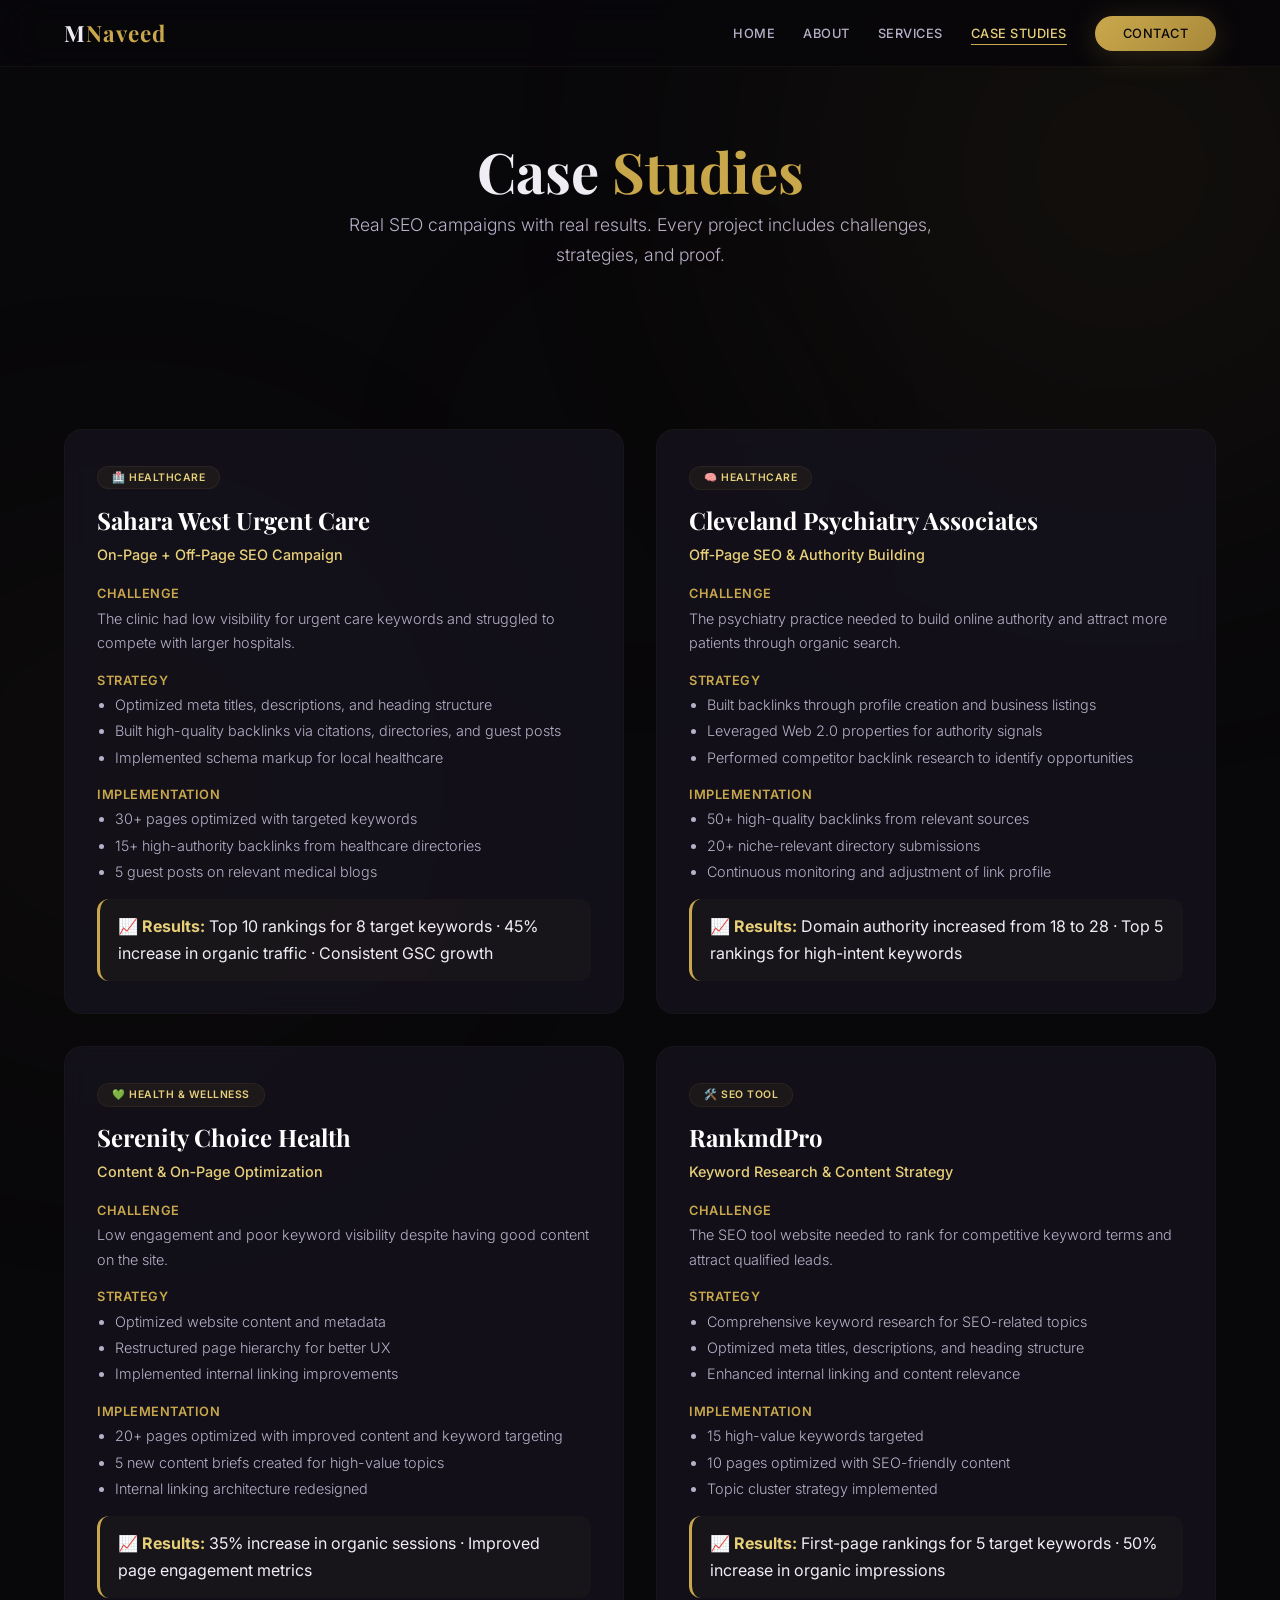
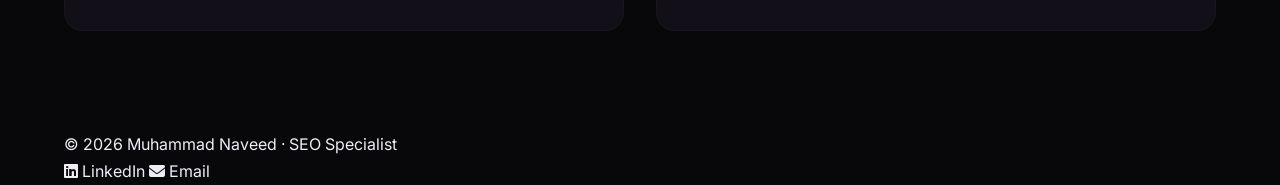
<file: case-studies.html>
<!DOCTYPE html>
<html lang="en">
<head>
    <meta charset="UTF-8" />
    <meta name="viewport" content="width=device-width, initial-scale=1.0" />
    <title>Case Studies · Muhammad Naveed</title>
    <link rel="preconnect" href="https://fonts.googleapis.com" />
    <link rel="preconnect" href="https://fonts.gstatic.com" crossorigin />
    <link href="https://fonts.googleapis.com/css2?family=Inter:opsz,wght@14..32,300;14..32,400;14..32,500;14..32,600;14..32,700;14..32,800;14..32,900&family=Playfair+Display:ital,wght@0,400;0,600;0,700;0,800;1,700&display=swap" rel="stylesheet" />
    <link rel="stylesheet" href="https://cdnjs.cloudflare.com/ajax/libs/font-awesome/6.5.0/css/all.min.css" />
    <link rel="stylesheet" href="assets/css/style.css" />
    <style>
        .case-grid {
            display: grid;
            grid-template-columns: 1fr 1fr;
            gap: 32px;
        }
        .case-card {
            background: var(--bg-card);
            backdrop-filter: blur(12px);
            border-radius: var(--radius);
            padding: 32px;
            border: 1px solid rgba(201, 168, 76, 0.04);
            transition: var(--transition);
        }
        .case-card:hover {
            border-color: rgba(201, 168, 76, 0.12);
            transform: translateY(-6px);
            box-shadow: 0 24px 70px rgba(0, 0, 0, 0.3);
        }
        .case-card .case-tag {
            display: inline-block;
            padding: 2px 14px;
            border-radius: 100px;
            background: rgba(201, 168, 76, 0.06);
            border: 1px solid rgba(201, 168, 76, 0.08);
            font-size: 0.65rem;
            font-weight: 600;
            color: var(--gold-light);
            text-transform: uppercase;
            letter-spacing: 0.5px;
            margin-bottom: 10px;
        }
        .case-card h3 {
            font-family: var(--font-heading);
            font-size: 1.5rem;
            color: #fff;
            margin-bottom: 2px;
        }
        .case-card .case-sub {
            color: var(--gold-light);
            font-size: 0.9rem;
            font-weight: 500;
            margin-bottom: 12px;
        }
        .case-card .case-section {
            margin-bottom: 10px;
        }
        .case-card .case-section strong {
            color: var(--gold);
            font-weight: 600;
            font-size: 0.8rem;
            text-transform: uppercase;
            letter-spacing: 0.5px;
        }
        .case-card .case-section p,
        .case-card .case-section li {
            color: var(--text-secondary);
            font-size: 0.9rem;
            font-weight: 300;
        }
        .case-card ul {
            padding-left: 18px;
            color: var(--text-secondary);
        }
        .case-card ul li {
            margin-bottom: 2px;
        }
        .case-card .case-result {
            margin-top: 14px;
            padding: 14px 18px;
            background: rgba(201, 168, 76, 0.04);
            border-radius: 12px;
            border-left: 3px solid var(--gold);
        }
        .case-card .case-result strong {
            color: var(--gold-light);
        }
        @media (max-width: 992px) {
            .case-grid {
                grid-template-columns: 1fr;
            }
        }
    </style>
</head>
<body>
    <div class="orb orb--1"></div>
    <div class="orb orb--2"></div>
    <div class="orb orb--3"></div>

    <nav class="navbar" id="navbar">
        <div class="container">
            <a href="index.html" class="logo">M<span>Naveed</span></a>
            <ul class="nav-links" id="navLinks">
                <li><a href="index.html">Home</a></li>
                <li><a href="about.html">About</a></li>
                <li><a href="services.html">Services</a></li>
                <li><a href="case-studies.html" class="active">Case Studies</a></li>
                <li><a href="contact.html" class="nav-cta">Contact</a></li>
            </ul>
            <button class="hamburger" id="hamburger">
                <span></span><span></span><span></span>
            </button>
        </div>
    </nav>

    <div class="page-header">
        <div class="container">
            <h1>Case <span class="gold">Studies</span></h1>
            <p>Real SEO campaigns with real results. Every project includes challenges, strategies, and proof.</p>
        </div>
    </div>

    <section>
        <div class="container">
            <div class="case-grid">

                <!-- Case Study 1 -->
                <div class="case-card">
                    <span class="case-tag">🏥 Healthcare</span>
                    <h3>Sahara West Urgent Care</h3>
                    <div class="case-sub">On‑Page + Off‑Page SEO Campaign</div>

                    <div class="case-section">
                        <strong>Challenge</strong>
                        <p>The clinic had low visibility for urgent care keywords and struggled to compete with larger hospitals.</p>
                    </div>

                    <div class="case-section">
                        <strong>Strategy</strong>
                        <ul>
                            <li>Optimized meta titles, descriptions, and heading structure</li>
                            <li>Built high-quality backlinks via citations, directories, and guest posts</li>
                            <li>Implemented schema markup for local healthcare</li>
                        </ul>
                    </div>

                    <div class="case-section">
                        <strong>Implementation</strong>
                        <ul>
                            <li>30+ pages optimized with targeted keywords</li>
                            <li>15+ high-authority backlinks from healthcare directories</li>
                            <li>5 guest posts on relevant medical blogs</li>
                        </ul>
                    </div>

                    <div class="case-result">
                        <strong>📈 Results:</strong> Top 10 rankings for 8 target keywords · 45% increase in organic traffic · Consistent GSC growth
                    </div>
                </div>

                <!-- Case Study 2 -->
                <div class="case-card">
                    <span class="case-tag">🧠 Healthcare</span>
                    <h3>Cleveland Psychiatry Associates</h3>
                    <div class="case-sub">Off‑Page SEO &amp; Authority Building</div>

                    <div class="case-section">
                        <strong>Challenge</strong>
                        <p>The psychiatry practice needed to build online authority and attract more patients through organic search.</p>
                    </div>

                    <div class="case-section">
                        <strong>Strategy</strong>
                        <ul>
                            <li>Built backlinks through profile creation and business listings</li>
                            <li>Leveraged Web 2.0 properties for authority signals</li>
                            <li>Performed competitor backlink research to identify opportunities</li>
                        </ul>
                    </div>

                    <div class="case-section">
                        <strong>Implementation</strong>
                        <ul>
                            <li>50+ high-quality backlinks from relevant sources</li>
                            <li>20+ niche-relevant directory submissions</li>
                            <li>Continuous monitoring and adjustment of link profile</li>
                        </ul>
                    </div>

                    <div class="case-result">
                        <strong>📈 Results:</strong> Domain authority increased from 18 to 28 · Top 5 rankings for high-intent keywords
                    </div>
                </div>

                <!-- Case Study 3 -->
                <div class="case-card">
                    <span class="case-tag">💚 Health &amp; Wellness</span>
                    <h3>Serenity Choice Health</h3>
                    <div class="case-sub">Content &amp; On‑Page Optimization</div>

                    <div class="case-section">
                        <strong>Challenge</strong>
                        <p>Low engagement and poor keyword visibility despite having good content on the site.</p>
                    </div>

                    <div class="case-section">
                        <strong>Strategy</strong>
                        <ul>
                            <li>Optimized website content and metadata</li>
                            <li>Restructured page hierarchy for better UX</li>
                            <li>Implemented internal linking improvements</li>
                        </ul>
                    </div>

                    <div class="case-section">
                        <strong>Implementation</strong>
                        <ul>
                            <li>20+ pages optimized with improved content and keyword targeting</li>
                            <li>5 new content briefs created for high-value topics</li>
                            <li>Internal linking architecture redesigned</li>
                        </ul>
                    </div>

                    <div class="case-result">
                        <strong>📈 Results:</strong> 35% increase in organic sessions · Improved page engagement metrics
                    </div>
                </div>

                <!-- Case Study 4 -->
                <div class="case-card">
                    <span class="case-tag">🛠️ SEO Tool</span>
                    <h3>RankmdPro</h3>
                    <div class="case-sub">Keyword Research &amp; Content Strategy</div>

                    <div class="case-section">
                        <strong>Challenge</strong>
                        <p>The SEO tool website needed to rank for competitive keyword terms and attract qualified leads.</p>
                    </div>

                    <div class="case-section">
                        <strong>Strategy</strong>
                        <ul>
                            <li>Comprehensive keyword research for SEO-related topics</li>
                            <li>Optimized meta titles, descriptions, and heading structure</li>
                            <li>Enhanced internal linking and content relevance</li>
                        </ul>
                    </div>

                    <div class="case-section">
                        <strong>Implementation</strong>
                        <ul>
                            <li>15 high-value keywords targeted</li>
                            <li>10 pages optimized with SEO-friendly content</li>
                            <li>Topic cluster strategy implemented</li>
                        </ul>
                    </div>

                    <div class="case-result">
                        <strong>📈 Results:</strong> First-page rankings for 5 target keywords · 50% increase in organic impressions
                    </div>
                </div>

            </div>
        </div>
    </section>

    <footer>
        <div class="container">
            <p>&copy; 2026 <span class="gold-text">Muhammad Naveed</span> · SEO Specialist</p>
            <div class="footer-links">
                <a href="https://www.linkedin.com/in/hafiz-muhammad-naveed-410291384" target="_blank"><i class="fab fa-linkedin"></i> LinkedIn</a>
                <a href="mailto:hafizmuhammadnaveedo6@gmail.com"><i class="fas fa-envelope"></i> Email</a>
            </div>
        </div>
    </footer>

    <script src="assets/js/script.js"></script>
</body>
</html>
</file>
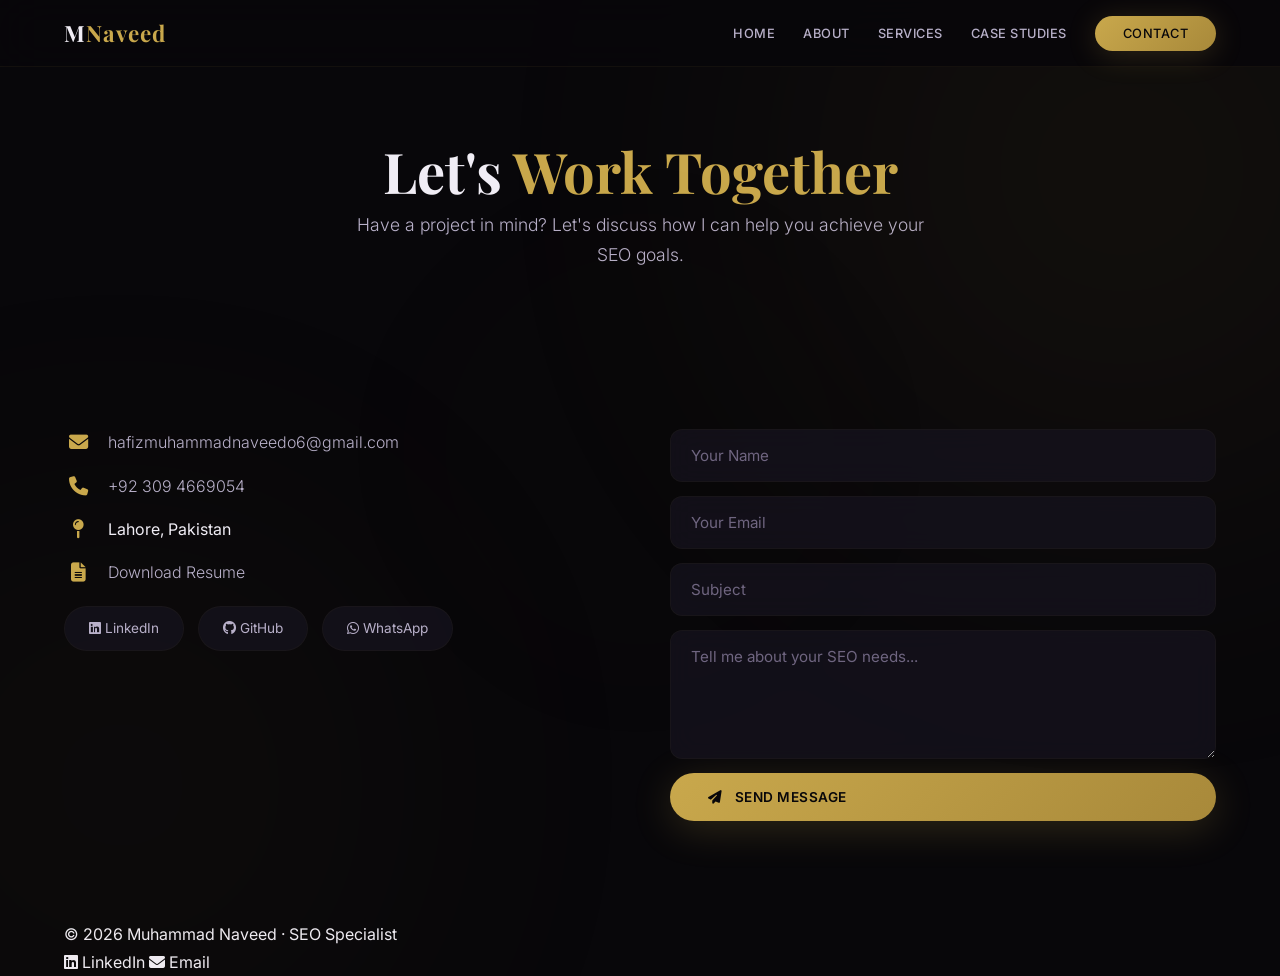
<file: contact.html>
<!DOCTYPE html>
<html lang="en">
<head>
    <meta charset="UTF-8" />
    <meta name="viewport" content="width=device-width, initial-scale=1.0" />
    <title>Contact · Muhammad Naveed</title>
    <link rel="preconnect" href="https://fonts.googleapis.com" />
    <link rel="preconnect" href="https://fonts.gstatic.com" crossorigin />
    <link href="https://fonts.googleapis.com/css2?family=Inter:opsz,wght@14..32,300;14..32,400;14..32,500;14..32,600;14..32,700;14..32,800;14..32,900&family=Playfair+Display:ital,wght@0,400;0,600;0,700;0,800;1,700&display=swap" rel="stylesheet" />
    <link rel="stylesheet" href="https://cdnjs.cloudflare.com/ajax/libs/font-awesome/6.5.0/css/all.min.css" />
    <link rel="stylesheet" href="assets/css/style.css" />
    <style>
        .contact-grid {
            display: grid;
            grid-template-columns: 1fr 1fr;
            gap: 60px;
        }
        .contact-item {
            display: flex;
            align-items: center;
            gap: 16px;
            margin-bottom: 16px;
        }
        .contact-item i {
            color: var(--gold);
            font-size: 1.2rem;
            width: 28px;
            text-align: center;
        }
        .contact-item a {
            color: var(--text-secondary);
            transition: var(--transition);
            font-weight: 300;
        }
        .contact-item a:hover {
            color: var(--gold-light);
        }
        .contact-form {
            display: flex;
            flex-direction: column;
            gap: 14px;
        }
        .contact-form input,
        .contact-form textarea {
            padding: 16px 20px;
            border-radius: 12px;
            background: var(--bg-card);
            backdrop-filter: blur(12px);
            border: 1px solid rgba(201, 168, 76, 0.04);
            color: var(--text-primary);
            font-family: var(--font-body);
            transition: var(--transition);
            font-size: 0.95rem;
        }
        .contact-form input::placeholder,
        .contact-form textarea::placeholder {
            color: var(--text-muted);
        }
        .contact-form input:focus,
        .contact-form textarea:focus {
            outline: none;
            border-color: rgba(201, 168, 76, 0.15);
            box-shadow: 0 0 0 4px rgba(201, 168, 76, 0.02);
        }
        .contact-form textarea {
            resize: vertical;
        }
        .contact-info .social-links {
            display: flex;
            gap: 14px;
            margin-top: 20px;
        }
        .contact-info .social-links a {
            padding: 10px 24px;
            border-radius: 100px;
            background: var(--bg-card);
            border: 1px solid rgba(201, 168, 76, 0.04);
            transition: var(--transition);
            font-size: 0.85rem;
            color: var(--text-secondary);
        }
        .contact-info .social-links a:hover {
            border-color: rgba(201, 168, 76, 0.12);
            color: var(--gold-light);
            transform: translateY(-2px);
        }
        @media (max-width: 992px) {
            .contact-grid {
                grid-template-columns: 1fr;
            }
        }
    </style>
</head>
<body>
    <div class="orb orb--1"></div>
    <div class="orb orb--2"></div>
    <div class="orb orb--3"></div>

    <nav class="navbar" id="navbar">
        <div class="container">
            <a href="index.html" class="logo">M<span>Naveed</span></a>
            <ul class="nav-links" id="navLinks">
                <li><a href="index.html">Home</a></li>
                <li><a href="about.html">About</a></li>
                <li><a href="services.html">Services</a></li>
                <li><a href="case-studies.html">Case Studies</a></li>
                <li><a href="contact.html" class="nav-cta active">Contact</a></li>
            </ul>
            <button class="hamburger" id="hamburger">
                <span></span><span></span><span></span>
            </button>
        </div>
    </nav>

    <div class="page-header">
        <div class="container">
            <h1>Let's <span class="gold">Work Together</span></h1>
            <p>Have a project in mind? Let's discuss how I can help you achieve your SEO goals.</p>
        </div>
    </div>

    <section>
        <div class="container">
            <div class="contact-grid">
                <div class="contact-info">
                    <div class="contact-item">
                        <i class="fas fa-envelope"></i>
                        <a href="mailto:hafizmuhammadnaveedo6@gmail.com">hafizmuhammadnaveedo6@gmail.com</a>
                    </div>
                    <div class="contact-item">
                        <i class="fas fa-phone"></i>
                        <a href="tel:+923094669054">+92 309 4669054</a>
                    </div>
                    <div class="contact-item">
                        <i class="fas fa-map-pin"></i>
                        <span>Lahore, Pakistan</span>
                    </div>
                    <div class="contact-item">
                        <i class="fas fa-file-alt"></i>
                        <a href="#" download>Download Resume</a>
                    </div>
                    <div class="social-links">
                        <a href="https://www.linkedin.com/in/hafiz-muhammad-naveed-410291384" target="_blank"><i class="fab fa-linkedin"></i> LinkedIn</a>
                        <a href="#" target="_blank"><i class="fab fa-github"></i> GitHub</a>
                        <a href="#" target="_blank"><i class="fab fa-whatsapp"></i> WhatsApp</a>
                    </div>
                </div>
                <form class="contact-form" action="#" method="POST">
                    <input type="text" placeholder="Your Name" required />
                    <input type="email" placeholder="Your Email" required />
                    <input type="text" placeholder="Subject" />
                    <textarea rows="5" placeholder="Tell me about your SEO needs..." required></textarea>
                    <button type="submit" class="btn btn-primary"><i class="fas fa-paper-plane"></i> Send Message</button>
                </form>
            </div>
        </div>
    </section>

    <footer>
        <div class="container">
            <p>&copy; 2026 <span class="gold-text">Muhammad Naveed</span> · SEO Specialist</p>
            <div class="footer-links">
                <a href="https://www.linkedin.com/in/hafiz-muhammad-naveed-410291384" target="_blank"><i class="fab fa-linkedin"></i> LinkedIn</a>
                <a href="mailto:hafizmuhammadnaveedo6@gmail.com"><i class="fas fa-envelope"></i> Email</a>
            </div>
        </div>
    </footer>

    <script src="assets/js/script.js"></script>
</body>
</html>
</file>
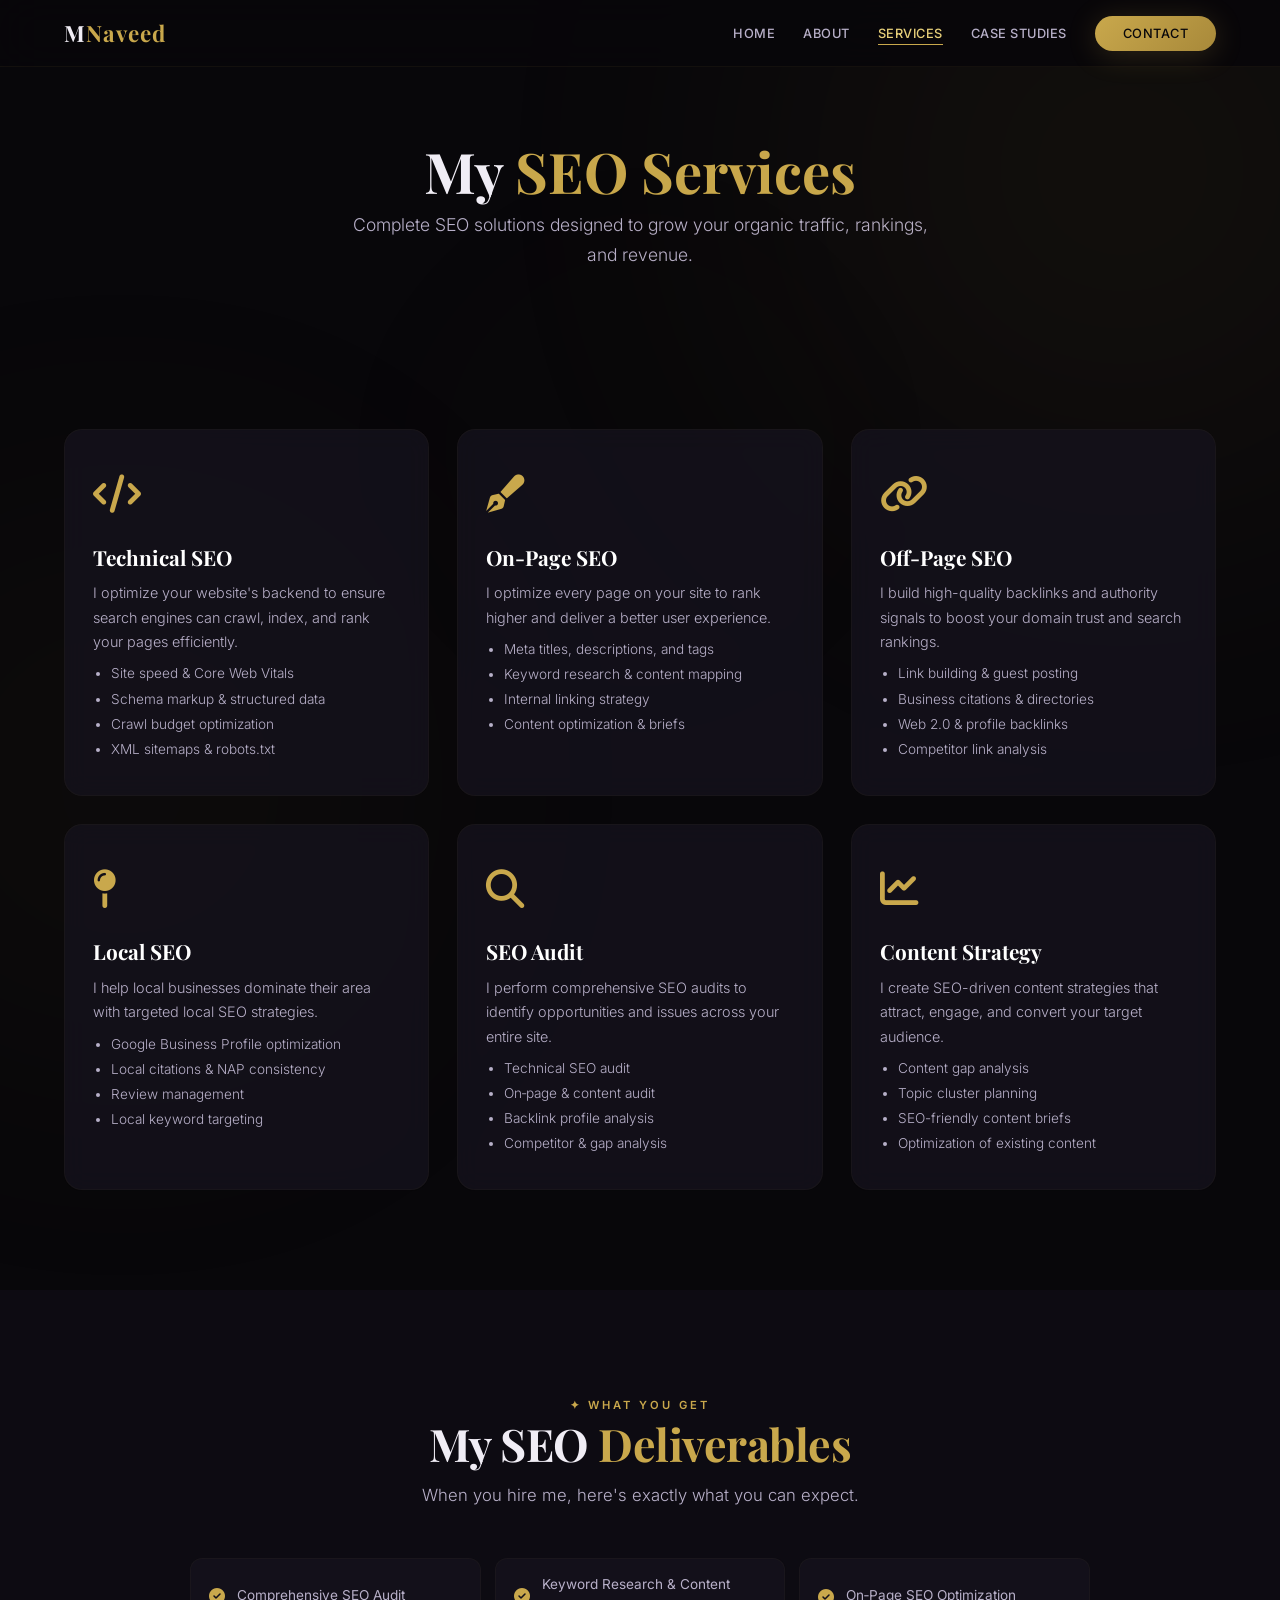
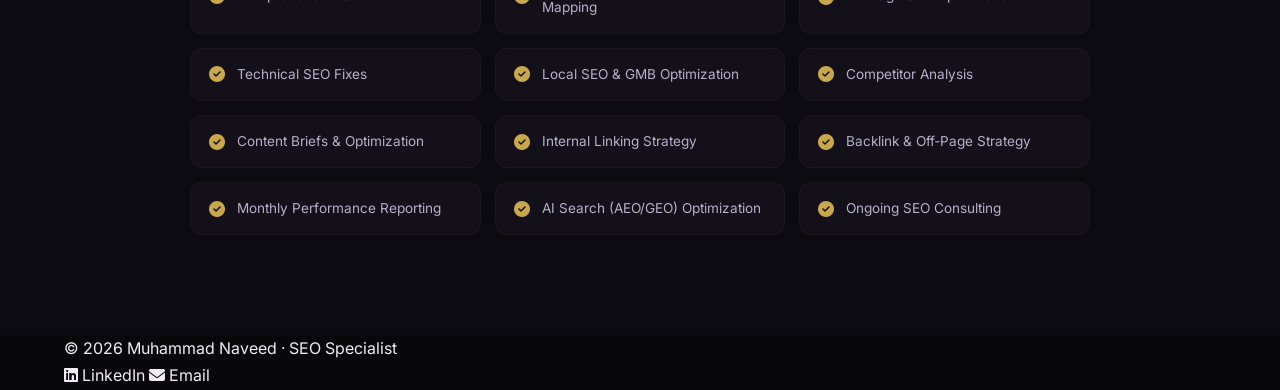
<file: services.html>
<!DOCTYPE html>
<html lang="en">
<head>
    <meta charset="UTF-8" />
    <meta name="viewport" content="width=device-width, initial-scale=1.0" />
    <title>Services · Muhammad Naveed</title>
    <link rel="preconnect" href="https://fonts.googleapis.com" />
    <link rel="preconnect" href="https://fonts.gstatic.com" crossorigin />
    <link href="https://fonts.googleapis.com/css2?family=Inter:opsz,wght@14..32,300;14..32,400;14..32,500;14..32,600;14..32,700;14..32,800;14..32,900&family=Playfair+Display:ital,wght@0,400;0,600;0,700;0,800;1,700&display=swap" rel="stylesheet" />
    <link rel="stylesheet" href="https://cdnjs.cloudflare.com/ajax/libs/font-awesome/6.5.0/css/all.min.css" />
    <link rel="stylesheet" href="assets/css/style.css" />
    <style>
        .services-full-grid {
            display: grid;
            grid-template-columns: repeat(3, 1fr);
            gap: 28px;
        }
        .service-full-card {
            background: var(--bg-card);
            backdrop-filter: blur(12px);
            border-radius: var(--radius);
            padding: 32px 28px;
            border: 1px solid rgba(201, 168, 76, 0.04);
            transition: var(--transition);
        }
        .service-full-card:hover {
            border-color: rgba(201, 168, 76, 0.12);
            transform: translateY(-6px);
            box-shadow: 0 20px 60px rgba(0, 0, 0, 0.3);
        }
        .service-full-card .icon {
            font-size: 2.4rem;
            color: var(--gold);
            margin-bottom: 12px;
        }
        .service-full-card h3 {
            font-family: var(--font-heading);
            font-size: 1.3rem;
            color: #fff;
            margin-bottom: 6px;
        }
        .service-full-card p {
            color: var(--text-secondary);
            font-weight: 300;
            font-size: 0.9rem;
        }
        .service-full-card ul {
            padding-left: 18px;
            color: var(--text-secondary);
            font-size: 0.85rem;
            margin-top: 8px;
            font-weight: 300;
        }
        .service-full-card ul li {
            margin-bottom: 2px;
        }
        .deliverables-grid {
            display: grid;
            grid-template-columns: repeat(3, 1fr);
            gap: 14px;
            max-width: 900px;
            margin: 0 auto;
        }
        .deliverable-item {
            background: var(--bg-card);
            backdrop-filter: blur(12px);
            border-radius: 12px;
            padding: 14px 18px;
            border: 1px solid rgba(201, 168, 76, 0.04);
            display: flex;
            align-items: center;
            gap: 12px;
            font-size: 0.85rem;
            color: var(--text-secondary);
            transition: var(--transition);
        }
        .deliverable-item:hover {
            border-color: rgba(201, 168, 76, 0.08);
            color: var(--text-primary);
            transform: translateX(4px);
        }
        .deliverable-item i {
            color: var(--gold);
            font-size: 1rem;
        }
        @media (max-width: 992px) {
            .services-full-grid {
                grid-template-columns: 1fr 1fr;
            }
            .deliverables-grid {
                grid-template-columns: 1fr 1fr;
            }
        }
        @media (max-width: 768px) {
            .services-full-grid {
                grid-template-columns: 1fr;
            }
            .deliverables-grid {
                grid-template-columns: 1fr;
            }
        }
    </style>
</head>
<body>
    <div class="orb orb--1"></div>
    <div class="orb orb--2"></div>
    <div class="orb orb--3"></div>

    <nav class="navbar" id="navbar">
        <div class="container">
            <a href="index.html" class="logo">M<span>Naveed</span></a>
            <ul class="nav-links" id="navLinks">
                <li><a href="index.html">Home</a></li>
                <li><a href="about.html">About</a></li>
                <li><a href="services.html" class="active">Services</a></li>
                <li><a href="case-studies.html">Case Studies</a></li>
                <li><a href="contact.html" class="nav-cta">Contact</a></li>
            </ul>
            <button class="hamburger" id="hamburger">
                <span></span><span></span><span></span>
            </button>
        </div>
    </nav>

    <div class="page-header">
        <div class="container">
            <h1>My <span class="gold">SEO Services</span></h1>
            <p>Complete SEO solutions designed to grow your organic traffic, rankings, and revenue.</p>
        </div>
    </div>

    <section>
        <div class="container">
            <div class="services-full-grid">
                <div class="service-full-card">
                    <div class="icon"><i class="fas fa-code"></i></div>
                    <h3>Technical SEO</h3>
                    <p>I optimize your website's backend to ensure search engines can crawl, index, and rank your pages efficiently.</p>
                    <ul>
                        <li>Site speed & Core Web Vitals</li>
                        <li>Schema markup & structured data</li>
                        <li>Crawl budget optimization</li>
                        <li>XML sitemaps & robots.txt</li>
                    </ul>
                </div>
                <div class="service-full-card">
                    <div class="icon"><i class="fas fa-pen-fancy"></i></div>
                    <h3>On‑Page SEO</h3>
                    <p>I optimize every page on your site to rank higher and deliver a better user experience.</p>
                    <ul>
                        <li>Meta titles, descriptions, and tags</li>
                        <li>Keyword research & content mapping</li>
                        <li>Internal linking strategy</li>
                        <li>Content optimization & briefs</li>
                    </ul>
                </div>
                <div class="service-full-card">
                    <div class="icon"><i class="fas fa-link"></i></div>
                    <h3>Off‑Page SEO</h3>
                    <p>I build high-quality backlinks and authority signals to boost your domain trust and search rankings.</p>
                    <ul>
                        <li>Link building & guest posting</li>
                        <li>Business citations & directories</li>
                        <li>Web 2.0 & profile backlinks</li>
                        <li>Competitor link analysis</li>
                    </ul>
                </div>
                <div class="service-full-card">
                    <div class="icon"><i class="fas fa-map-pin"></i></div>
                    <h3>Local SEO</h3>
                    <p>I help local businesses dominate their area with targeted local SEO strategies.</p>
                    <ul>
                        <li>Google Business Profile optimization</li>
                        <li>Local citations & NAP consistency</li>
                        <li>Review management</li>
                        <li>Local keyword targeting</li>
                    </ul>
                </div>
                <div class="service-full-card">
                    <div class="icon"><i class="fas fa-search"></i></div>
                    <h3>SEO Audit</h3>
                    <p>I perform comprehensive SEO audits to identify opportunities and issues across your entire site.</p>
                    <ul>
                        <li>Technical SEO audit</li>
                        <li>On‑page & content audit</li>
                        <li>Backlink profile analysis</li>
                        <li>Competitor & gap analysis</li>
                    </ul>
                </div>
                <div class="service-full-card">
                    <div class="icon"><i class="fas fa-chart-line"></i></div>
                    <h3>Content Strategy</h3>
                    <p>I create SEO-driven content strategies that attract, engage, and convert your target audience.</p>
                    <ul>
                        <li>Content gap analysis</li>
                        <li>Topic cluster planning</li>
                        <li>SEO-friendly content briefs</li>
                        <li>Optimization of existing content</li>
                    </ul>
                </div>
            </div>
        </div>
    </section>

    <!-- SEO Deliverables -->
    <section class="section-alt">
        <div class="container">
            <div class="section-header centered">
                <span class="section-label">✦ What You Get</span>
                <h2 class="section-title">My SEO <span class="gold">Deliverables</span></h2>
                <p class="section-desc" style="max-width:700px;">When you hire me, here's exactly what you can expect.</p>
            </div>
            <div class="deliverables-grid">
                <div class="deliverable-item"><i class="fas fa-check-circle"></i> Comprehensive SEO Audit</div>
                <div class="deliverable-item"><i class="fas fa-check-circle"></i> Keyword Research & Content Mapping</div>
                <div class="deliverable-item"><i class="fas fa-check-circle"></i> On‑Page SEO Optimization</div>
                <div class="deliverable-item"><i class="fas fa-check-circle"></i> Technical SEO Fixes</div>
                <div class="deliverable-item"><i class="fas fa-check-circle"></i> Local SEO & GMB Optimization</div>
                <div class="deliverable-item"><i class="fas fa-check-circle"></i> Competitor Analysis</div>
                <div class="deliverable-item"><i class="fas fa-check-circle"></i> Content Briefs & Optimization</div>
                <div class="deliverable-item"><i class="fas fa-check-circle"></i> Internal Linking Strategy</div>
                <div class="deliverable-item"><i class="fas fa-check-circle"></i> Backlink & Off‑Page Strategy</div>
                <div class="deliverable-item"><i class="fas fa-check-circle"></i> Monthly Performance Reporting</div>
                <div class="deliverable-item"><i class="fas fa-check-circle"></i> AI Search (AEO/GEO) Optimization</div>
                <div class="deliverable-item"><i class="fas fa-check-circle"></i> Ongoing SEO Consulting</div>
            </div>
        </div>
    </section>

    <footer>
        <div class="container">
            <p>&copy; 2026 <span class="gold-text">Muhammad Naveed</span> · SEO Specialist</p>
            <div class="footer-links">
                <a href="https://www.linkedin.com/in/hafiz-muhammad-naveed-410291384" target="_blank"><i class="fab fa-linkedin"></i> LinkedIn</a>
                <a href="mailto:hafizmuhammadnaveedo6@gmail.com"><i class="fas fa-envelope"></i> Email</a>
            </div>
        </div>
    </footer>

    <script src="assets/js/script.js"></script>
</body>
</html>
</file>
<file: assets/css/style.css>
/* ============================================
   PREMIUM SEO PORTFOLIO - GLOBAL STYLES
   ============================================ */

:root {
    --bg-primary: #08070a;
    --bg-secondary: #0d0b12;
    --bg-card: rgba(22, 19, 30, 0.75);
    --bg-card-solid: #16131e;
    --text-primary: #f0edf5;
    --text-secondary: #b8b0c9;
    --text-muted: #6f6580;
    --gold: #c9a84c;
    --gold-light: #e8d07a;
    --gold-dark: #a8893a;
    --gold-glow: rgba(201, 168, 76, 0.2);
    --border-color: rgba(201, 168, 76, 0.08);
    --radius: 18px;
    --shadow: 0 30px 80px rgba(0, 0, 0, 0.6);
    --transition: 0.5s cubic-bezier(0.23, 1, 0.32, 1);
    --font-heading: 'Playfair Display', serif;
    --font-body: 'Inter', -apple-system, sans-serif;
}

* {
    margin: 0;
    padding: 0;
    box-sizing: border-box;
}
html {
    scroll-behavior: smooth;
    scroll-padding-top: 80px;
}
body {
    font-family: var(--font-body);
    background: var(--bg-primary);
    color: var(--text-primary);
    line-height: 1.7;
    -webkit-font-smoothing: antialiased;
    overflow-x: hidden;
}
::-webkit-scrollbar {
    width: 6px;
}
::-webkit-scrollbar-track {
    background: var(--bg-secondary);
}
::-webkit-scrollbar-thumb {
    background: var(--gold);
    border-radius: 10px;
}
.container {
    max-width: 1200px;
    margin: 0 auto;
    padding: 0 24px;
}
a {
    text-decoration: none;
    color: inherit;
}

/* ----- Glow Orbs ----- */
.orb {
    position: fixed;
    border-radius: 50%;
    filter: blur(160px);
    pointer-events: none;
    z-index: 0;
    opacity: 0.06;
    animation: orbFloat 30s ease-in-out infinite alternate;
}
.orb--1 {
    width: 700px;
    height: 700px;
    background: var(--gold);
    top: -20%;
    right: -15%;
}
.orb--2 {
    width: 500px;
    height: 500px;
    background: #a8893a;
    bottom: -15%;
    left: -10%;
    animation-delay: -12s;
}
.orb--3 {
    width: 300px;
    height: 300px;
    background: #c9a84c;
    top: 50%;
    left: 50%;
    transform: translate(-50%, -50%);
    animation-delay: -20s;
    opacity: 0.03;
}
@keyframes orbFloat {
    0% {
        transform: translate(0, 0) scale(1);
    }
    50% {
        transform: translate(60px, -40px) scale(1.15);
    }
    100% {
        transform: translate(-30px, 50px) scale(0.9);
    }
}

/* ----- Navbar ----- */
.navbar {
    position: fixed;
    top: 0;
    left: 0;
    right: 0;
    z-index: 1000;
    background: rgba(8, 7, 10, 0.85);
    backdrop-filter: blur(24px) saturate(1.8);
    border-bottom: 1px solid rgba(201, 168, 76, 0.06);
    padding: 14px 0;
    transition: var(--transition);
}
.navbar.scrolled {
    background: rgba(8, 7, 10, 0.96);
    box-shadow: 0 4px 40px rgba(0, 0, 0, 0.6);
}
.navbar .container {
    display: flex;
    align-items: center;
    justify-content: space-between;
}
.logo {
    font-family: var(--font-heading);
    font-weight: 700;
    font-size: 1.4rem;
    letter-spacing: 1px;
    color: var(--text-primary);
}
.logo span {
    color: var(--gold);
}
.nav-links {
    display: flex;
    align-items: center;
    gap: 28px;
    list-style: none;
}
.nav-links a {
    font-size: 0.8rem;
    font-weight: 500;
    color: var(--text-secondary);
    transition: var(--transition);
    position: relative;
    letter-spacing: 0.5px;
    text-transform: uppercase;
}
.nav-links a::after {
    content: '';
    position: absolute;
    bottom: -4px;
    left: 0;
    width: 0;
    height: 1.5px;
    background: var(--gold);
    transition: var(--transition);
}
.nav-links a:hover,
.nav-links a.active {
    color: var(--gold-light);
}
.nav-links a:hover::after,
.nav-links a.active::after {
    width: 100%;
}
.nav-cta {
    padding: 10px 28px;
    background: linear-gradient(135deg, var(--gold), var(--gold-dark));
    color: #08070a !important;
    border-radius: 100px;
    font-weight: 600;
    font-size: 0.75rem;
    text-transform: uppercase;
    letter-spacing: 0.5px;
    box-shadow: 0 4px 30px var(--gold-glow);
    transition: var(--transition);
}
.nav-cta::after {
    display: none !important;
}
.nav-cta:hover {
    transform: translateY(-2px) scale(1.03);
    box-shadow: 0 8px 50px var(--gold-glow);
    color: #08070a !important;
}
.hamburger {
    display: none;
    flex-direction: column;
    gap: 5px;
    cursor: pointer;
    background: none;
    border: none;
    padding: 4px;
}
.hamburger span {
    display: block;
    width: 28px;
    height: 2px;
    background: var(--text-primary);
    border-radius: 2px;
    transition: var(--transition);
}
.hamburger.active span:nth-child(1) {
    transform: rotate(45deg) translate(5px, 5px);
}
.hamburger.active span:nth-child(2) {
    opacity: 0;
}
.hamburger.active span:nth-child(3) {
    transform: rotate(-45deg) translate(5px, -5px);
}

/* ----- Buttons ----- */
.btn {
    display: inline-flex;
    align-items: center;
    gap: 12px;
    padding: 16px 38px;
    border-radius: 100px;
    font-weight: 600;
    font-size: 0.85rem;
    transition: var(--transition);
    border: none;
    cursor: pointer;
    font-family: var(--font-body);
    text-decoration: none;
    text-transform: uppercase;
    letter-spacing: 0.5px;
}
.btn-primary {
    background: linear-gradient(135deg, var(--gold), var(--gold-dark));
    color: #08070a;
    box-shadow: 0 8px 40px var(--gold-glow);
}
.btn-primary:hover {
    transform: translateY(-4px);
    box-shadow: 0 16px 60px var(--gold-glow);
}
.btn-outline {
    background: transparent;
    color: var(--text-primary);
    border: 1.5px solid rgba(201, 168, 76, 0.25);
}
.btn-outline:hover {
    border-color: var(--gold);
    color: var(--gold-light);
    transform: translateY(-4px);
    box-shadow: 0 8px 30px rgba(201, 168, 76, 0.05);
}

/* ----- Section Common ----- */
section {
    position: relative;
    z-index: 1;
    padding: 100px 0;
}
.section-alt {
    background: var(--bg-secondary);
}
.section-label {
    font-size: 0.7rem;
    text-transform: uppercase;
    letter-spacing: 3px;
    color: var(--gold);
    font-weight: 600;
    margin-bottom: 6px;
}
.section-title {
    font-family: var(--font-heading);
    font-size: 2.8rem;
    font-weight: 700;
    letter-spacing: -0.5px;
    line-height: 1.15;
    margin-bottom: 12px;
}
.section-title .gold {
    color: var(--gold);
}
.section-desc {
    font-size: 1.05rem;
    color: var(--text-secondary);
    max-width: 540px;
    line-height: 1.7;
    font-weight: 300;
}
.section-header {
    margin-bottom: 48px;
}
.section-header.centered {
    text-align: center;
}
.section-header.centered .section-desc {
    margin: 0 auto;
}

/* ----- Page Header (inner pages) ----- */
.page-header {
    padding: 140px 0 60px;
    text-align: center;
}
.page-header h1 {
    font-family: var(--font-heading);
    font-size: 3.5rem;
    font-weight: 700;
    line-height: 1.1;
}
.page-header h1 .gold {
    color: var(--gold);
}
.page-header p {
    color: var(--text-secondary);
    max-width: 600px;
    margin: 8px auto 0;
    font-size: 1.1rem;
    font-weight: 300;
}

/* ----- Responsive Nav ----- */
@media (max-width: 768px) {
    .nav-links {
        position: absolute;
        top: 100%;
        left: 0;
        right: 0;
        background: rgba(8, 7, 10, 0.98);
        backdrop-filter: blur(20px);
        flex-direction: column;
        padding: 30px;
        gap: 20px;
        border-bottom: 1px solid rgba(201, 168, 76, 0.06);
        transform: translateY(-120%);
        opacity: 0;
        transition: var(--transition);
        pointer-events: none;
    }
    .nav-links.open {
        transform: translateY(0);
        opacity: 1;
        pointer-events: auto;
    }
    .hamburger {
        display: flex;
    }
    .section-title {
        font-size: 2.2rem;
    }
    .page-header h1 {
        font-size: 2.5rem;
    }
}
</file>
